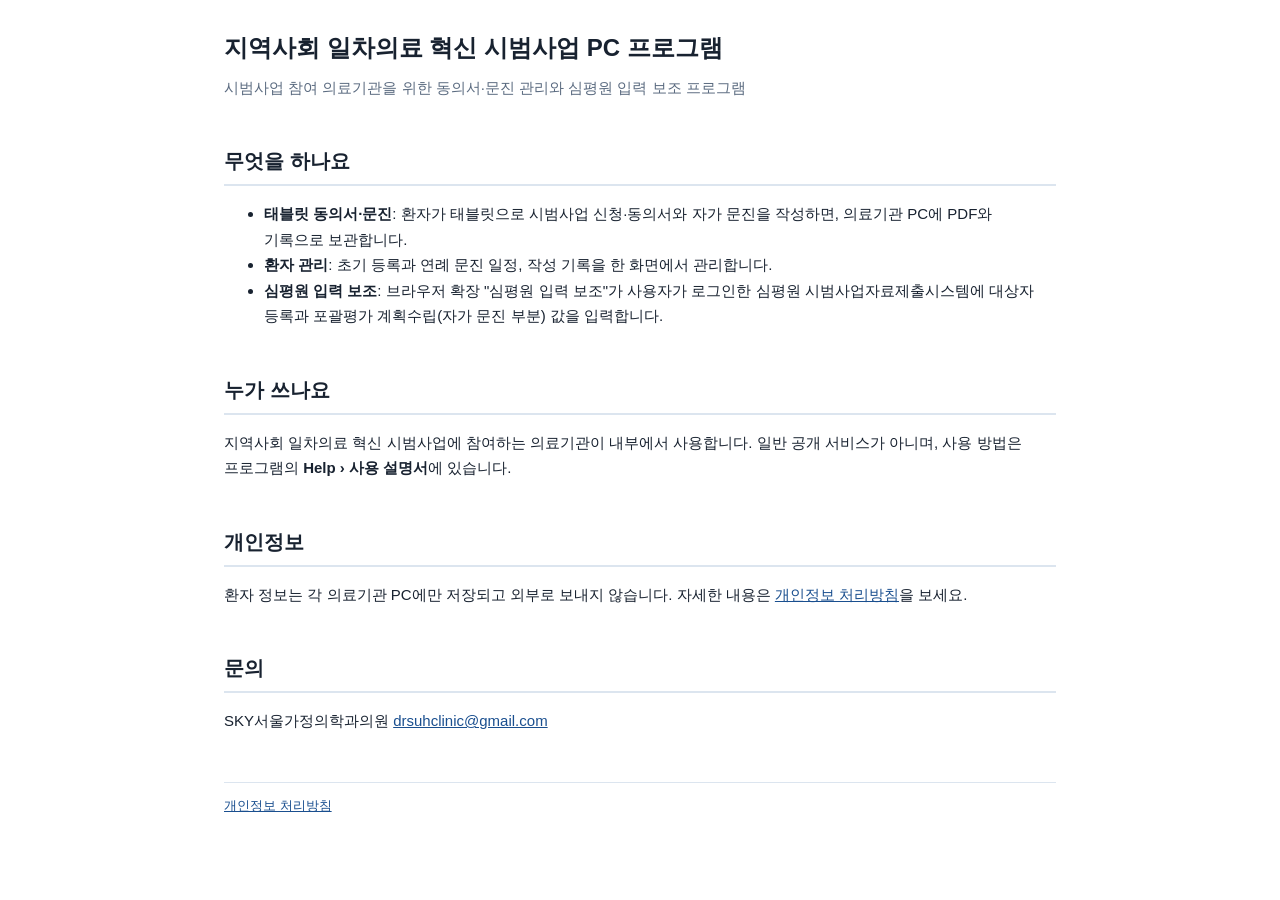
<file: index.html>
<!doctype html>
<html lang="ko">
<head>
<meta charset="utf-8">
<meta name="viewport" content="width=device-width, initial-scale=1">
<title>지역사회 일차의료 혁신 시범사업 PC 프로그램</title>
<link rel="stylesheet" href="help.css">
</head>
<body>
<main class="page">
<h1>지역사회 일차의료 혁신 시범사업 PC 프로그램</h1>
<p class="lead">시범사업 참여 의료기관을 위한 동의서·문진 관리와 심평원 입력 보조 프로그램</p>

<h2>무엇을 하나요</h2>
<ul>
  <li><strong>태블릿 동의서·문진</strong>: 환자가 태블릿으로 시범사업 신청·동의서와 자가 문진을 작성하면, 의료기관 PC에 PDF와 기록으로 보관합니다.</li>
  <li><strong>환자 관리</strong>: 초기 등록과 연례 문진 일정, 작성 기록을 한 화면에서 관리합니다.</li>
  <li><strong>심평원 입력 보조</strong>: 브라우저 확장 "심평원 입력 보조"가 사용자가 로그인한 심평원 시범사업자료제출시스템에 대상자 등록과 포괄평가 계획수립(자가 문진 부분) 값을 입력합니다.</li>
</ul>

<h2>누가 쓰나요</h2>
<p>지역사회 일차의료 혁신 시범사업에 참여하는 의료기관이 내부에서 사용합니다. 일반 공개 서비스가 아니며, 사용 방법은 프로그램의 <strong>Help › 사용 설명서</strong>에 있습니다.</p>

<h2>개인정보</h2>
<p>환자 정보는 각 의료기관 PC에만 저장되고 외부로 보내지 않습니다. 자세한 내용은 <a href="privacy.html">개인정보 처리방침</a>을 보세요.</p>

<h2>문의</h2>
<p>SKY서울가정의학과의원 <a href="mailto:drsuhclinic@gmail.com">drsuhclinic@gmail.com</a></p>

<footer><a href="privacy.html">개인정보 처리방침</a></footer>
</main>
</body>
</html>
</file>
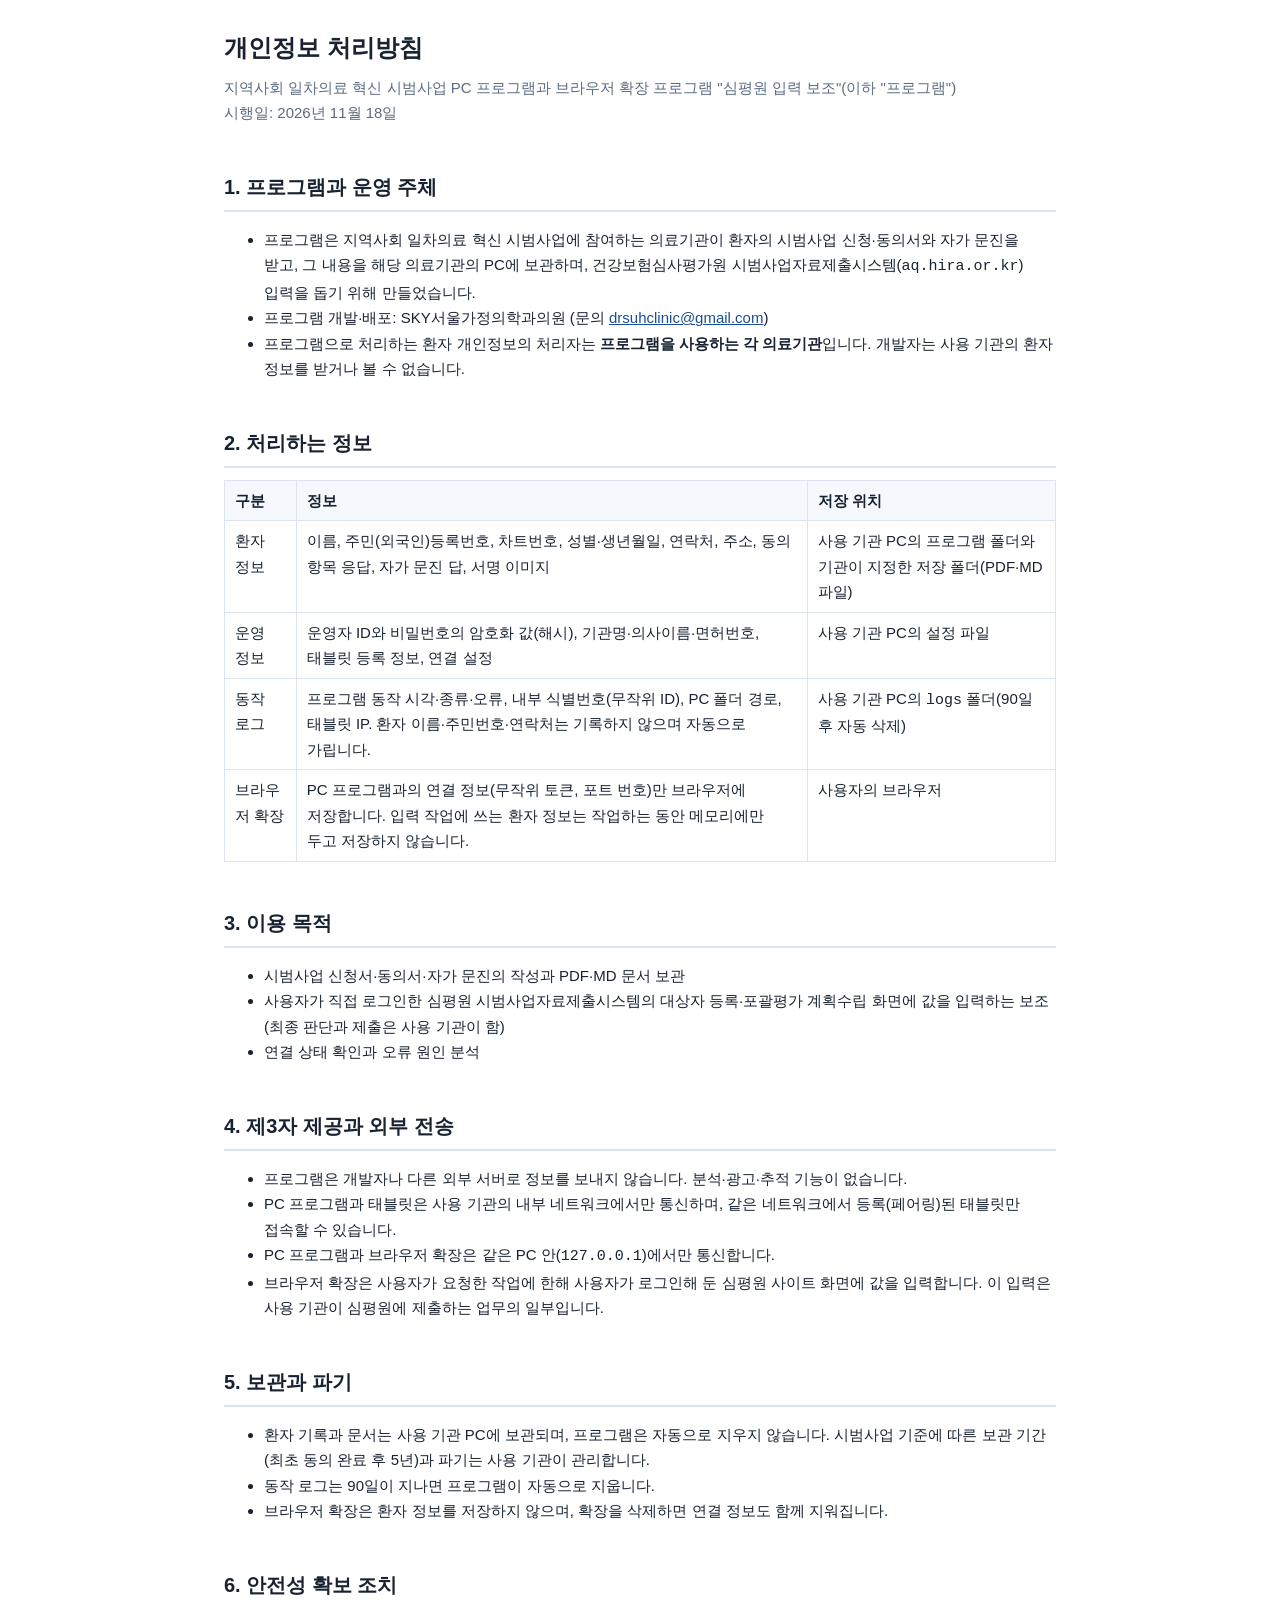
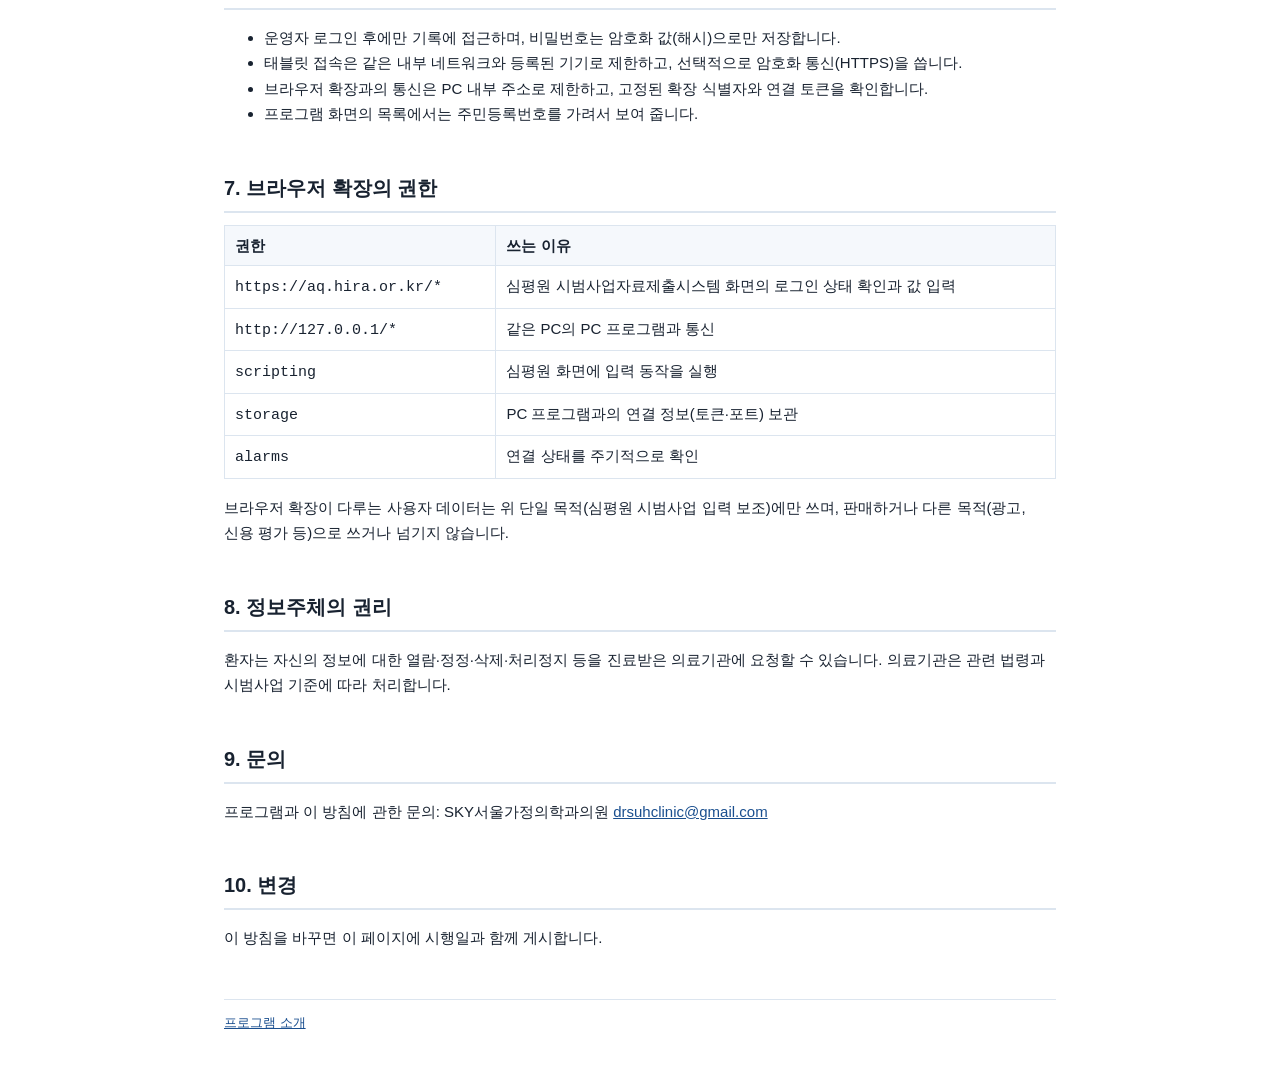
<file: privacy.html>
<!doctype html>
<html lang="ko">
<head>
<meta charset="utf-8">
<meta name="viewport" content="width=device-width, initial-scale=1">
<title>개인정보 처리방침 - 지역사회 일차의료 혁신 시범사업 PC 프로그램 · 심평원 입력 보조</title>
<link rel="stylesheet" href="help.css">
</head>
<body>
<main class="page">
<h1>개인정보 처리방침</h1>
<p class="lead">지역사회 일차의료 혁신 시범사업 PC 프로그램과 브라우저 확장 프로그램 "심평원 입력 보조"(이하 "프로그램")<br>시행일: 2026년 11월 18일</p>

<h2>1. 프로그램과 운영 주체</h2>
<ul>
  <li>프로그램은 지역사회 일차의료 혁신 시범사업에 참여하는 의료기관이 환자의 시범사업 신청·동의서와 자가 문진을 받고, 그 내용을 해당 의료기관의 PC에 보관하며, 건강보험심사평가원 시범사업자료제출시스템(<code>aq.hira.or.kr</code>) 입력을 돕기 위해 만들었습니다.</li>
  <li>프로그램 개발·배포: SKY서울가정의학과의원 (문의 <a href="mailto:drsuhclinic@gmail.com">drsuhclinic@gmail.com</a>)</li>
  <li>프로그램으로 처리하는 환자 개인정보의 처리자는 <strong>프로그램을 사용하는 각 의료기관</strong>입니다. 개발자는 사용 기관의 환자 정보를 받거나 볼 수 없습니다.</li>
</ul>

<h2>2. 처리하는 정보</h2>
<table>
  <tr><th>구분</th><th>정보</th><th>저장 위치</th></tr>
  <tr><td>환자 정보</td><td>이름, 주민(외국인)등록번호, 차트번호, 성별·생년월일, 연락처, 주소, 동의 항목 응답, 자가 문진 답, 서명 이미지</td><td>사용 기관 PC의 프로그램 폴더와 기관이 지정한 저장 폴더(PDF·MD 파일)</td></tr>
  <tr><td>운영 정보</td><td>운영자 ID와 비밀번호의 암호화 값(해시), 기관명·의사이름·면허번호, 태블릿 등록 정보, 연결 설정</td><td>사용 기관 PC의 설정 파일</td></tr>
  <tr><td>동작 로그</td><td>프로그램 동작 시각·종류·오류, 내부 식별번호(무작위 ID), PC 폴더 경로, 태블릿 IP. 환자 이름·주민번호·연락처는 기록하지 않으며 자동으로 가립니다.</td><td>사용 기관 PC의 <code>logs</code> 폴더(90일 후 자동 삭제)</td></tr>
  <tr><td>브라우저 확장</td><td>PC 프로그램과의 연결 정보(무작위 토큰, 포트 번호)만 브라우저에 저장합니다. 입력 작업에 쓰는 환자 정보는 작업하는 동안 메모리에만 두고 저장하지 않습니다.</td><td>사용자의 브라우저</td></tr>
</table>

<h2>3. 이용 목적</h2>
<ul>
  <li>시범사업 신청서·동의서·자가 문진의 작성과 PDF·MD 문서 보관</li>
  <li>사용자가 직접 로그인한 심평원 시범사업자료제출시스템의 대상자 등록·포괄평가 계획수립 화면에 값을 입력하는 보조(최종 판단과 제출은 사용 기관이 함)</li>
  <li>연결 상태 확인과 오류 원인 분석</li>
</ul>

<h2>4. 제3자 제공과 외부 전송</h2>
<ul>
  <li>프로그램은 개발자나 다른 외부 서버로 정보를 보내지 않습니다. 분석·광고·추적 기능이 없습니다.</li>
  <li>PC 프로그램과 태블릿은 사용 기관의 내부 네트워크에서만 통신하며, 같은 네트워크에서 등록(페어링)된 태블릿만 접속할 수 있습니다.</li>
  <li>PC 프로그램과 브라우저 확장은 같은 PC 안(<code>127.0.0.1</code>)에서만 통신합니다.</li>
  <li>브라우저 확장은 사용자가 요청한 작업에 한해 사용자가 로그인해 둔 심평원 사이트 화면에 값을 입력합니다. 이 입력은 사용 기관이 심평원에 제출하는 업무의 일부입니다.</li>
</ul>

<h2>5. 보관과 파기</h2>
<ul>
  <li>환자 기록과 문서는 사용 기관 PC에 보관되며, 프로그램은 자동으로 지우지 않습니다. 시범사업 기준에 따른 보관 기간(최초 동의 완료 후 5년)과 파기는 사용 기관이 관리합니다.</li>
  <li>동작 로그는 90일이 지나면 프로그램이 자동으로 지웁니다.</li>
  <li>브라우저 확장은 환자 정보를 저장하지 않으며, 확장을 삭제하면 연결 정보도 함께 지워집니다.</li>
</ul>

<h2>6. 안전성 확보 조치</h2>
<ul>
  <li>운영자 로그인 후에만 기록에 접근하며, 비밀번호는 암호화 값(해시)으로만 저장합니다.</li>
  <li>태블릿 접속은 같은 내부 네트워크와 등록된 기기로 제한하고, 선택적으로 암호화 통신(HTTPS)을 씁니다.</li>
  <li>브라우저 확장과의 통신은 PC 내부 주소로 제한하고, 고정된 확장 식별자와 연결 토큰을 확인합니다.</li>
  <li>프로그램 화면의 목록에서는 주민등록번호를 가려서 보여 줍니다.</li>
</ul>

<h2>7. 브라우저 확장의 권한</h2>
<table>
  <tr><th>권한</th><th>쓰는 이유</th></tr>
  <tr><td><code>https://aq.hira.or.kr/*</code></td><td>심평원 시범사업자료제출시스템 화면의 로그인 상태 확인과 값 입력</td></tr>
  <tr><td><code>http://127.0.0.1/*</code></td><td>같은 PC의 PC 프로그램과 통신</td></tr>
  <tr><td><code>scripting</code></td><td>심평원 화면에 입력 동작을 실행</td></tr>
  <tr><td><code>storage</code></td><td>PC 프로그램과의 연결 정보(토큰·포트) 보관</td></tr>
  <tr><td><code>alarms</code></td><td>연결 상태를 주기적으로 확인</td></tr>
</table>
<p>브라우저 확장이 다루는 사용자 데이터는 위 단일 목적(심평원 시범사업 입력 보조)에만 쓰며, 판매하거나 다른 목적(광고, 신용 평가 등)으로 쓰거나 넘기지 않습니다.</p>

<h2>8. 정보주체의 권리</h2>
<p>환자는 자신의 정보에 대한 열람·정정·삭제·처리정지 등을 진료받은 의료기관에 요청할 수 있습니다. 의료기관은 관련 법령과 시범사업 기준에 따라 처리합니다.</p>

<h2>9. 문의</h2>
<p>프로그램과 이 방침에 관한 문의: SKY서울가정의학과의원 <a href="mailto:drsuhclinic@gmail.com">drsuhclinic@gmail.com</a></p>

<h2>10. 변경</h2>
<p>이 방침을 바꾸면 이 페이지에 시행일과 함께 게시합니다.</p>

<footer><a href="index.html">프로그램 소개</a></footer>
</main>
</body>
</html>
</file>
<file: help.css>
/* 도움말·개인정보 처리방침·소개 페이지 공용(프로그램 안의 도움말 창과 GitHub Pages에서 같은 파일을 쓴다) */
:root {
  --ink: #182230;
  --muted: #5b6b80;
  --line: #dce5ef;
  --soft: #f5f8fc;
  --accent: #1a4f8f;
  --warn-bg: #fff4e5;
  --warn-ink: #8a5a12;
  color-scheme: light;
}

* { box-sizing: border-box; }

body {
  background: #fff;
  color: var(--ink);
  font: 15px/1.7 'Malgun Gothic', 'Apple SD Gothic Neo', sans-serif;
  margin: 0;
  overflow-wrap: anywhere;
  word-break: keep-all;
}

a { color: var(--accent); }

.page {
  margin: 0 auto;
  max-width: 880px;
  padding: 28px 24px 64px;
}

.layout {
  display: grid;
  grid-template-columns: 240px minmax(0, 1fr);
  min-height: 100vh;
}

.toc {
  background: var(--soft);
  border-right: 1px solid var(--line);
  padding: 22px 16px;
  position: sticky;
  top: 0;
  height: 100vh;
  overflow: auto;
}

.toc h2 {
  font-size: 15px;
  margin: 0 0 10px;
}

.toc ol {
  margin: 0;
  padding-left: 20px;
}

.toc li { margin: 4px 0; }

.toc a {
  color: var(--ink);
  text-decoration: none;
}

.toc a:hover { color: var(--accent); text-decoration: underline; }

.content {
  max-width: 900px;
  padding: 28px 32px 80px;
}

h1 {
  font-size: 24px;
  margin: 0 0 6px;
}

h2 {
  border-bottom: 2px solid var(--line);
  font-size: 20px;
  margin: 44px 0 12px;
  padding-bottom: 6px;
}

h3 {
  font-size: 16px;
  margin: 26px 0 8px;
}

.lead {
  color: var(--muted);
  margin: 0 0 20px;
}

table {
  border-collapse: collapse;
  margin: 10px 0 16px;
  width: 100%;
}

th, td {
  border: 1px solid var(--line);
  padding: 7px 10px;
  text-align: left;
  vertical-align: top;
}

th { background: var(--soft); }

figure {
  margin: 14px 0 22px;
}

figure img {
  border: 1px solid var(--line);
  border-radius: 8px;
  max-width: 100%;
}

figcaption {
  color: var(--muted);
  font-size: 13px;
  margin-top: 4px;
}

.note, .warn {
  border-radius: 8px;
  margin: 12px 0;
  padding: 10px 14px;
}

.note { background: var(--soft); border: 1px solid var(--line); }
.warn { background: var(--warn-bg); color: var(--warn-ink); border: 1px solid #f0d3a6; }

kbd, .ui {
  background: #eef2f7;
  border: 1px solid #d5dde8;
  border-radius: 4px;
  font-size: 13px;
  padding: 1px 6px;
  white-space: nowrap;
}

footer {
  border-top: 1px solid var(--line);
  color: var(--muted);
  font-size: 13px;
  margin-top: 48px;
  padding-top: 12px;
}

@media (max-width: 760px) {
  .layout { grid-template-columns: 1fr; }
  .toc { height: auto; position: static; border-right: 0; border-bottom: 1px solid var(--line); }
  .content { padding: 20px 16px 60px; }
}
</file>
